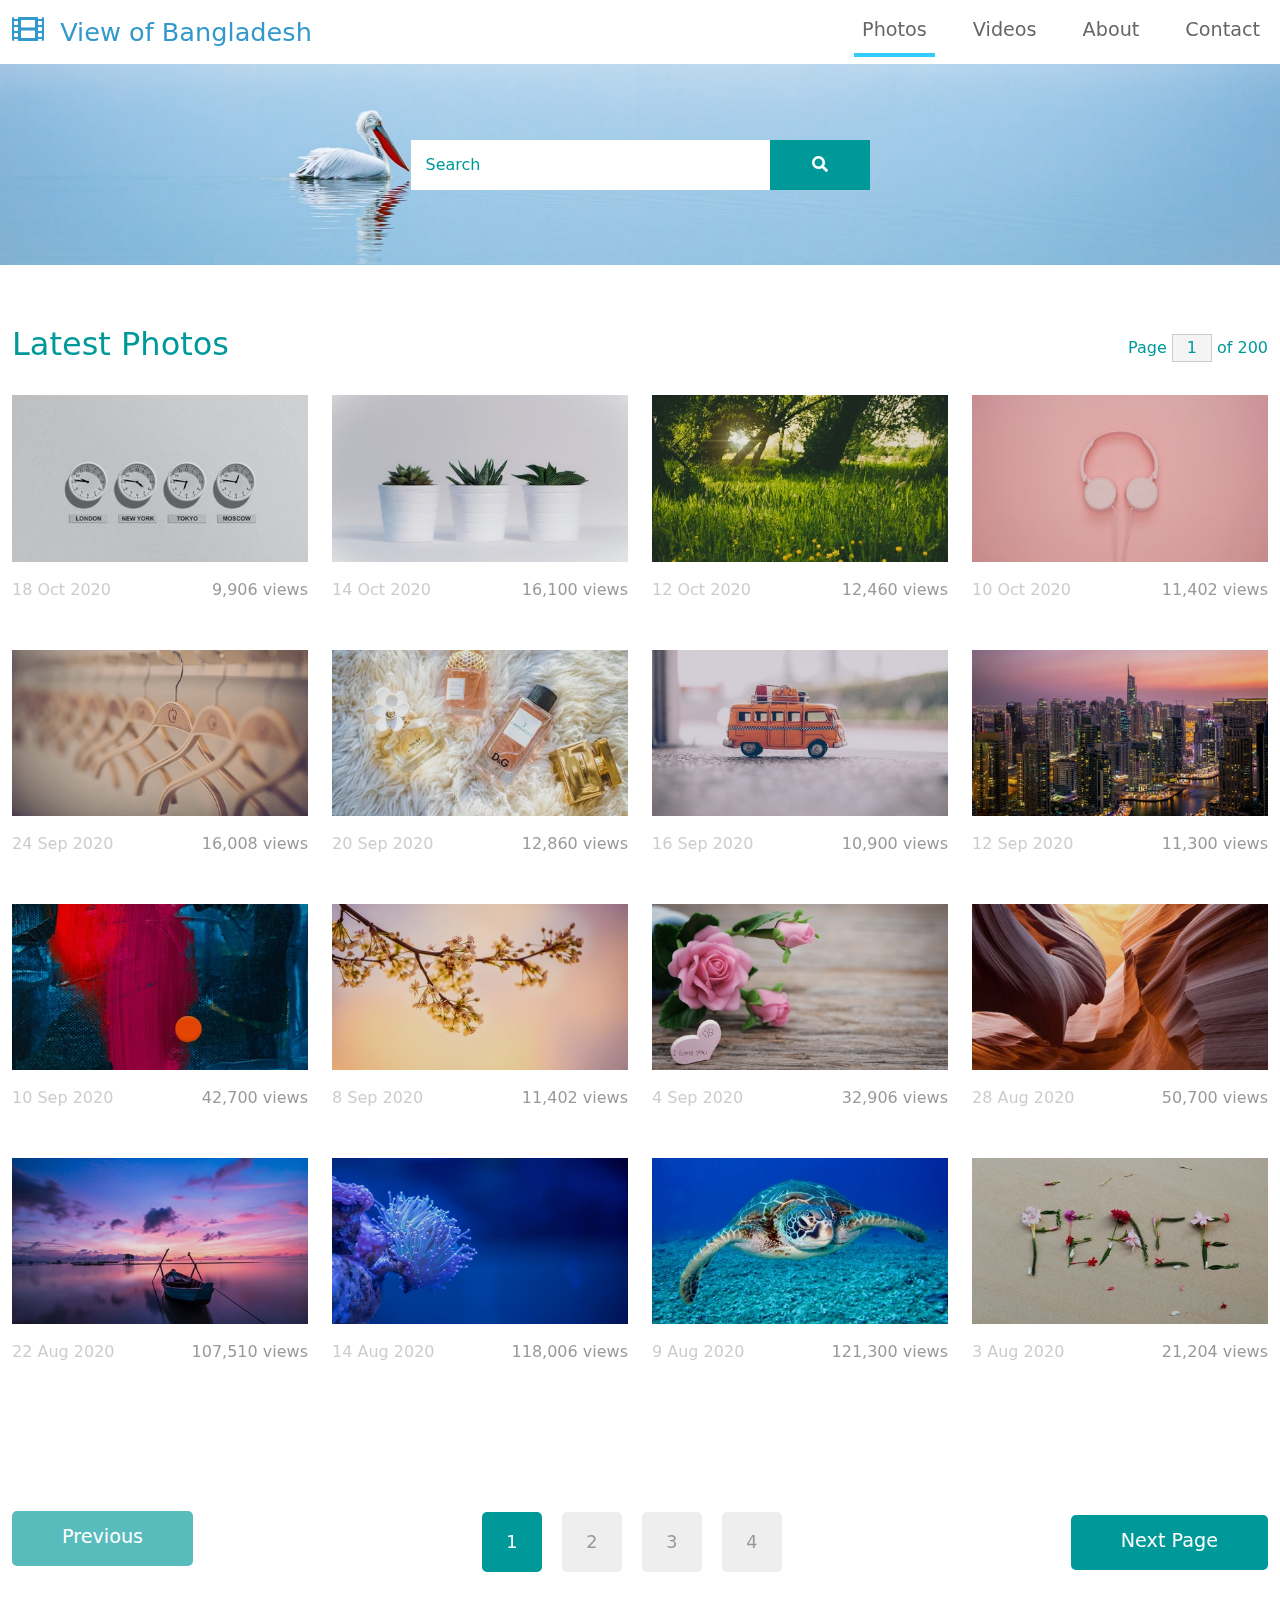
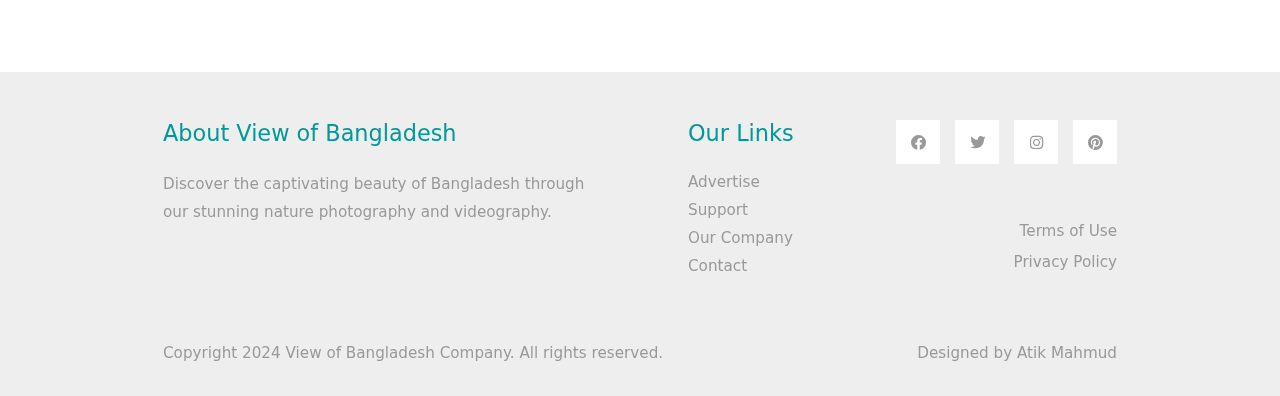
<file: index.html>
<!DOCTYPE html>
<html lang="en">
<head>
    <meta charset="UTF-8">
    <meta name="viewport" content="width=device-width, initial-scale=1.0">
    <title>Home - View of Bangladesh</title>
    <link rel="stylesheet" href="css/bootstrap.min.css">
    <link rel="stylesheet" href="fontawesome/css/all.min.css">
    <link rel="stylesheet" href="css/templatemo-style.css">
<!--
    
TemplateMo 556 View of Bangladesh

https://templatemo.com/tm-556-View of Bangladesh

-->
</head>
<body>
    <!-- Page Loader -->
    <div id="loader-wrapper">
        <div id="loader"></div>

        <div class="loader-section section-left"></div>
        <div class="loader-section section-right"></div>

    </div>
    <nav class="navbar navbar-expand-lg">
        <div class="container-fluid">
            <a class="navbar-brand" href="index.html">
                <i class="fas fa-film mr-2"></i>
                View of Bangladesh
            </a>
            <button class="navbar-toggler" type="button" data-toggle="collapse" data-target="#navbarSupportedContent" aria-controls="navbarSupportedContent" aria-expanded="false" aria-label="Toggle navigation">
                <i class="fas fa-bars"></i>
            </button>
            <div class="collapse navbar-collapse" id="navbarSupportedContent">
            <ul class="navbar-nav ml-auto mb-2 mb-lg-0">
                <li class="nav-item">
                    <a class="nav-link nav-link-1 active" aria-current="page" href="index.html">Photos</a>
                </li>
                <li class="nav-item">
                    <a class="nav-link nav-link-2" href="videos.html">Videos</a>
                </li>
                <li class="nav-item">
                    <a class="nav-link nav-link-3" href="about.html">About</a>
                </li>
                <li class="nav-item">
                    <a class="nav-link nav-link-4" href="contact.html">Contact</a>
                </li>
            </ul>
            </div>
        </div>
    </nav>

    <div class="tm-hero d-flex justify-content-center align-items-center" data-parallax="scroll" data-image-src="img/hero.jpg">
        <form class="d-flex tm-search-form">
            <input class="form-control tm-search-input" type="search" placeholder="Search" aria-label="Search">
            <button class="btn btn-outline-success tm-search-btn" type="submit">
                <i class="fas fa-search"></i>
            </button>
        </form>
    </div>

    <div class="container-fluid tm-container-content tm-mt-60">
        <div class="row mb-4">
            <h2 class="col-6 tm-text-primary">
                Latest Photos
            </h2>
            <div class="col-6 d-flex justify-content-end align-items-center">
                <form action="" class="tm-text-primary">
                    Page <input type="text" value="1" size="1" class="tm-input-paging tm-text-primary"> of 200
                </form>
            </div>
        </div>
        <div class="row tm-mb-90 tm-gallery">
        	<div class="col-xl-3 col-lg-4 col-md-6 col-sm-6 col-12 mb-5">
                <figure class="effect-ming tm-video-item">
                    <img src="img/img-03.jpg" alt="Image" class="img-fluid">
                    <figcaption class="d-flex align-items-center justify-content-center">
                        <h2>Clocks</h2>
                        <a href="photo-detail.html">View more</a>
                    </figcaption>                    
                </figure>
                <div class="d-flex justify-content-between tm-text-gray">
                    <span class="tm-text-gray-light">18 Oct 2020</span>
                    <span>9,906 views</span>
                </div>
            </div>
            <div class="col-xl-3 col-lg-4 col-md-6 col-sm-6 col-12 mb-5">
                <figure class="effect-ming tm-video-item">
                    <img src="img/img-04.jpg" alt="Image" class="img-fluid">
                    <figcaption class="d-flex align-items-center justify-content-center">
                        <h2>Plants</h2>
                        <a href="photo-detail.html">View more</a>
                    </figcaption>                    
                </figure>
                <div class="d-flex justify-content-between tm-text-gray">
                    <span class="tm-text-gray-light">14 Oct 2020</span>
                    <span>16,100 views</span>
                </div>
            </div>
            <div class="col-xl-3 col-lg-4 col-md-6 col-sm-6 col-12 mb-5">
                <figure class="effect-ming tm-video-item">
                    <img src="img/img-05.jpg" alt="Image" class="img-fluid">
                    <figcaption class="d-flex align-items-center justify-content-center">
                        <h2>Morning</h2>
                        <a href="photo-detail.html">View more</a>
                    </figcaption>                    
                </figure>
                <div class="d-flex justify-content-between tm-text-gray">
                    <span class="tm-text-gray-light">12 Oct 2020</span>
                    <span>12,460 views</span>
                </div>
            </div>
            <div class="col-xl-3 col-lg-4 col-md-6 col-sm-6 col-12 mb-5">
                <figure class="effect-ming tm-video-item">
                    <img src="img/img-06.jpg" alt="Image" class="img-fluid">
                    <figcaption class="d-flex align-items-center justify-content-center">
                        <h2>Pinky</h2>
                        <a href="photo-detail.html">View more</a>
                    </figcaption>                    
                </figure>
                <div class="d-flex justify-content-between tm-text-gray">
                    <span class="tm-text-gray-light">10 Oct 2020</span>
                    <span>11,402 views</span>
                </div>
            </div>
            
            <div class="col-xl-3 col-lg-4 col-md-6 col-sm-6 col-12 mb-5">
                <figure class="effect-ming tm-video-item">
                    <img src="img/img-01.jpg" alt="Image" class="img-fluid">
                    <figcaption class="d-flex align-items-center justify-content-center">
                        <h2>Hangers</h2>
                        <a href="photo-detail.html">View more</a>
                    </figcaption>                    
                </figure>
                <div class="d-flex justify-content-between tm-text-gray">
                    <span class="tm-text-gray-light">24 Sep 2020</span>
                    <span>16,008 views</span>
                </div>
            </div>
            <div class="col-xl-3 col-lg-4 col-md-6 col-sm-6 col-12 mb-5">
                <figure class="effect-ming tm-video-item">
                    <img src="img/img-02.jpg" alt="Image" class="img-fluid">
                    <figcaption class="d-flex align-items-center justify-content-center">
                        <h2>Perfumes</h2>
                        <a href="photo-detail.html">View more</a>
                    </figcaption>                    
                </figure>
                <div class="d-flex justify-content-between tm-text-gray">
                    <span class="tm-text-gray-light">20 Sep 2020</span>
                    <span>12,860 views</span>
                </div>
            </div>
            <div class="col-xl-3 col-lg-4 col-md-6 col-sm-6 col-12 mb-5">
                <figure class="effect-ming tm-video-item">
                    <img src="img/img-07.jpg" alt="Image" class="img-fluid">
                    <figcaption class="d-flex align-items-center justify-content-center">
                        <h2>Bus</h2>
                        <a href="photo-detail.html">View more</a>
                    </figcaption>                    
                </figure>
                <div class="d-flex justify-content-between tm-text-gray">
                    <span class="tm-text-gray-light">16 Sep 2020</span>
                    <span>10,900 views</span>
                </div>
            </div>
            <div class="col-xl-3 col-lg-4 col-md-6 col-sm-6 col-12 mb-5">
                <figure class="effect-ming tm-video-item">
                    <img src="img/img-08.jpg" alt="Image" class="img-fluid">
                    <figcaption class="d-flex align-items-center justify-content-center">
                        <h2>New York</h2>
                        <a href="photo-detail.html">View more</a>
                    </figcaption>                    
                </figure>
                <div class="d-flex justify-content-between tm-text-gray">
                    <span class="tm-text-gray-light">12 Sep 2020</span>
                    <span>11,300 views</span>
                </div>
            </div>
            <div class="col-xl-3 col-lg-4 col-md-6 col-sm-6 col-12 mb-5">
                <figure class="effect-ming tm-video-item">
                    <img src="img/img-09.jpg" alt="Image" class="img-fluid">
                    <figcaption class="d-flex align-items-center justify-content-center">
                        <h2>Abstract</h2>
                        <a href="photo-detail.html">View more</a>
                    </figcaption>                    
                </figure>
                <div class="d-flex justify-content-between tm-text-gray">
                    <span class="tm-text-gray-light">10 Sep 2020</span>
                    <span>42,700 views</span>
                </div>
            </div>
            <div class="col-xl-3 col-lg-4 col-md-6 col-sm-6 col-12 mb-5">
                <figure class="effect-ming tm-video-item">
                    <img src="img/img-10.jpg" alt="Image" class="img-fluid">
                    <figcaption class="d-flex align-items-center justify-content-center">
                        <h2>Flowers</h2>
                        <a href="photo-detail.html">View more</a>
                    </figcaption>                    
                </figure>
                <div class="d-flex justify-content-between tm-text-gray">
                    <span class="tm-text-gray-light">8 Sep 2020</span>
                    <span>11,402 views</span>
                </div>
            </div>
            <div class="col-xl-3 col-lg-4 col-md-6 col-sm-6 col-12 mb-5">
                <figure class="effect-ming tm-video-item">
                    <img src="img/img-11.jpg" alt="Image" class="img-fluid">
                    <figcaption class="d-flex align-items-center justify-content-center">
                        <h2>Rosy</h2>
                        <a href="photo-detail.html">View more</a>
                    </figcaption>                    
                </figure>
                <div class="d-flex justify-content-between tm-text-gray">
                    <span class="tm-text-gray-light">4 Sep 2020</span>
                    <span>32,906 views</span>
                </div>
            </div>
            <div class="col-xl-3 col-lg-4 col-md-6 col-sm-6 col-12 mb-5">
                <figure class="effect-ming tm-video-item">
                    <img src="img/img-12.jpg" alt="Image" class="img-fluid">
                    <figcaption class="d-flex align-items-center justify-content-center">
                        <h2>Rocki</h2>
                        <a href="photo-detail.html">View more</a>
                    </figcaption>                    
                </figure>
                <div class="d-flex justify-content-between tm-text-gray">
                    <span class="tm-text-gray-light">28 Aug 2020</span>
                    <span>50,700 views</span>
                </div>
            </div>
            <div class="col-xl-3 col-lg-4 col-md-6 col-sm-6 col-12 mb-5">
                <figure class="effect-ming tm-video-item">
                    <img src="img/img-13.jpg" alt="Image" class="img-fluid">
                    <figcaption class="d-flex align-items-center justify-content-center">
                        <h2>Purple</h2>
                        <a href="photo-detail.html">View more</a>
                    </figcaption>                    
                </figure>
                <div class="d-flex justify-content-between tm-text-gray">
                    <span class="tm-text-gray-light">22 Aug 2020</span>
                    <span>107,510 views</span>
                </div>
            </div>
            <div class="col-xl-3 col-lg-4 col-md-6 col-sm-6 col-12 mb-5">
                <figure class="effect-ming tm-video-item">
                    <img src="img/img-14.jpg" alt="Image" class="img-fluid">
                    <figcaption class="d-flex align-items-center justify-content-center">
                        <h2>Sea</h2>
                        <a href="photo-detail.html">View more</a>
                    </figcaption>                    
                </figure>
                <div class="d-flex justify-content-between tm-text-gray">
                    <span class="tm-text-gray-light">14 Aug 2020</span>
                    <span>118,006 views</span>
                </div>
            </div>
            <div class="col-xl-3 col-lg-4 col-md-6 col-sm-6 col-12 mb-5">
                <figure class="effect-ming tm-video-item">
                    <img src="img/img-15.jpg" alt="Image" class="img-fluid">
                    <figcaption class="d-flex align-items-center justify-content-center">
                        <h2>Turtle</h2>
                        <a href="photo-detail.html">View more</a>
                    </figcaption>                    
                </figure>
                <div class="d-flex justify-content-between tm-text-gray">
                    <span class="tm-text-gray-light">9 Aug 2020</span>
                    <span>121,300 views</span>
                </div>
            </div>
            <div class="col-xl-3 col-lg-4 col-md-6 col-sm-6 col-12 mb-5">
                <figure class="effect-ming tm-video-item">
                    <img src="img/img-16.jpg" alt="Image" class="img-fluid">
                    <figcaption class="d-flex align-items-center justify-content-center">
                        <h2>Peace</h2>
                        <a href="photo-detail.html">View more</a>
                    </figcaption>                    
                </figure>
                <div class="d-flex justify-content-between tm-text-gray">
                    <span class="tm-text-gray-light">3 Aug 2020</span>
                    <span>21,204 views</span>
                </div>
            </div>         
        </div> <!-- row -->
        <div class="row tm-mb-90">
            <div class="col-12 d-flex justify-content-between align-items-center tm-paging-col">
                <a href="javascript:void(0);" class="btn btn-primary tm-btn-prev mb-2 disabled">Previous</a>
                <div class="tm-paging d-flex">
                    <a href="javascript:void(0);" class="active tm-paging-link">1</a>
                    <a href="javascript:void(0);" class="tm-paging-link">2</a>
                    <a href="javascript:void(0);" class="tm-paging-link">3</a>
                    <a href="javascript:void(0);" class="tm-paging-link">4</a>
                </div>
                <a href="javascript:void(0);" class="btn btn-primary tm-btn-next">Next Page</a>
            </div>            
        </div>
    </div> <!-- container-fluid, tm-container-content -->

    <footer class="tm-bg-gray pt-5 pb-3 tm-text-gray tm-footer">
        <div class="container-fluid tm-container-small">
            <div class="row">
                <div class="col-lg-6 col-md-12 col-12 px-5 mb-5">
                    <h3 class="tm-text-primary mb-4 tm-footer-title">About View of Bangladesh</h3>
                    <p>Discover the captivating beauty of Bangladesh through our stunning nature photography and videography.</p>
                </div>
                <div class="col-lg-3 col-md-6 col-sm-6 col-12 px-5 mb-5">
                    <h3 class="tm-text-primary mb-4 tm-footer-title">Our Links</h3>
                    <ul class="tm-footer-links pl-0">
                        <li><a href="#">Advertise</a></li>
                        <li><a href="#">Support</a></li>
                        <li><a href="#">Our Company</a></li>
                        <li><a href="#">Contact</a></li>
                    </ul>
                </div>
                <div class="col-lg-3 col-md-6 col-sm-6 col-12 px-5 mb-5">
                    <ul class="tm-social-links d-flex justify-content-end pl-0 mb-5">
                        <li class="mb-2"><a href="https://facebook.com"><i class="fab fa-facebook"></i></a></li>
                        <li class="mb-2"><a href="https://twitter.com"><i class="fab fa-twitter"></i></a></li>
                        <li class="mb-2"><a href="https://instagram.com"><i class="fab fa-instagram"></i></a></li>
                        <li class="mb-2"><a href="https://pinterest.com"><i class="fab fa-pinterest"></i></a></li>
                    </ul>
                    <a href="#" class="tm-text-gray text-right d-block mb-2">Terms of Use</a>
                    <a href="#" class="tm-text-gray text-right d-block">Privacy Policy</a>
                </div>
            </div>
            <div class="row">
                <div class="col-lg-8 col-md-7 col-12 px-5 mb-3">
                    Copyright 2024 View of Bangladesh Company. All rights reserved.
                </div>
                <div class="col-lg-4 col-md-5 col-12 px-5 text-right">
                    Designed by <a href="https://atiikmahmud.github.io/" class="tm-text-gray" rel="sponsored" target="_parent">Atik Mahmud</a>
                </div>
            </div>
        </div>
    </footer>
    
    <script src="js/plugins.js"></script>
    <script>
        $(window).on("load", function() {
            $('body').addClass('loaded');
        });
    </script>
</body>
</html>
</file>
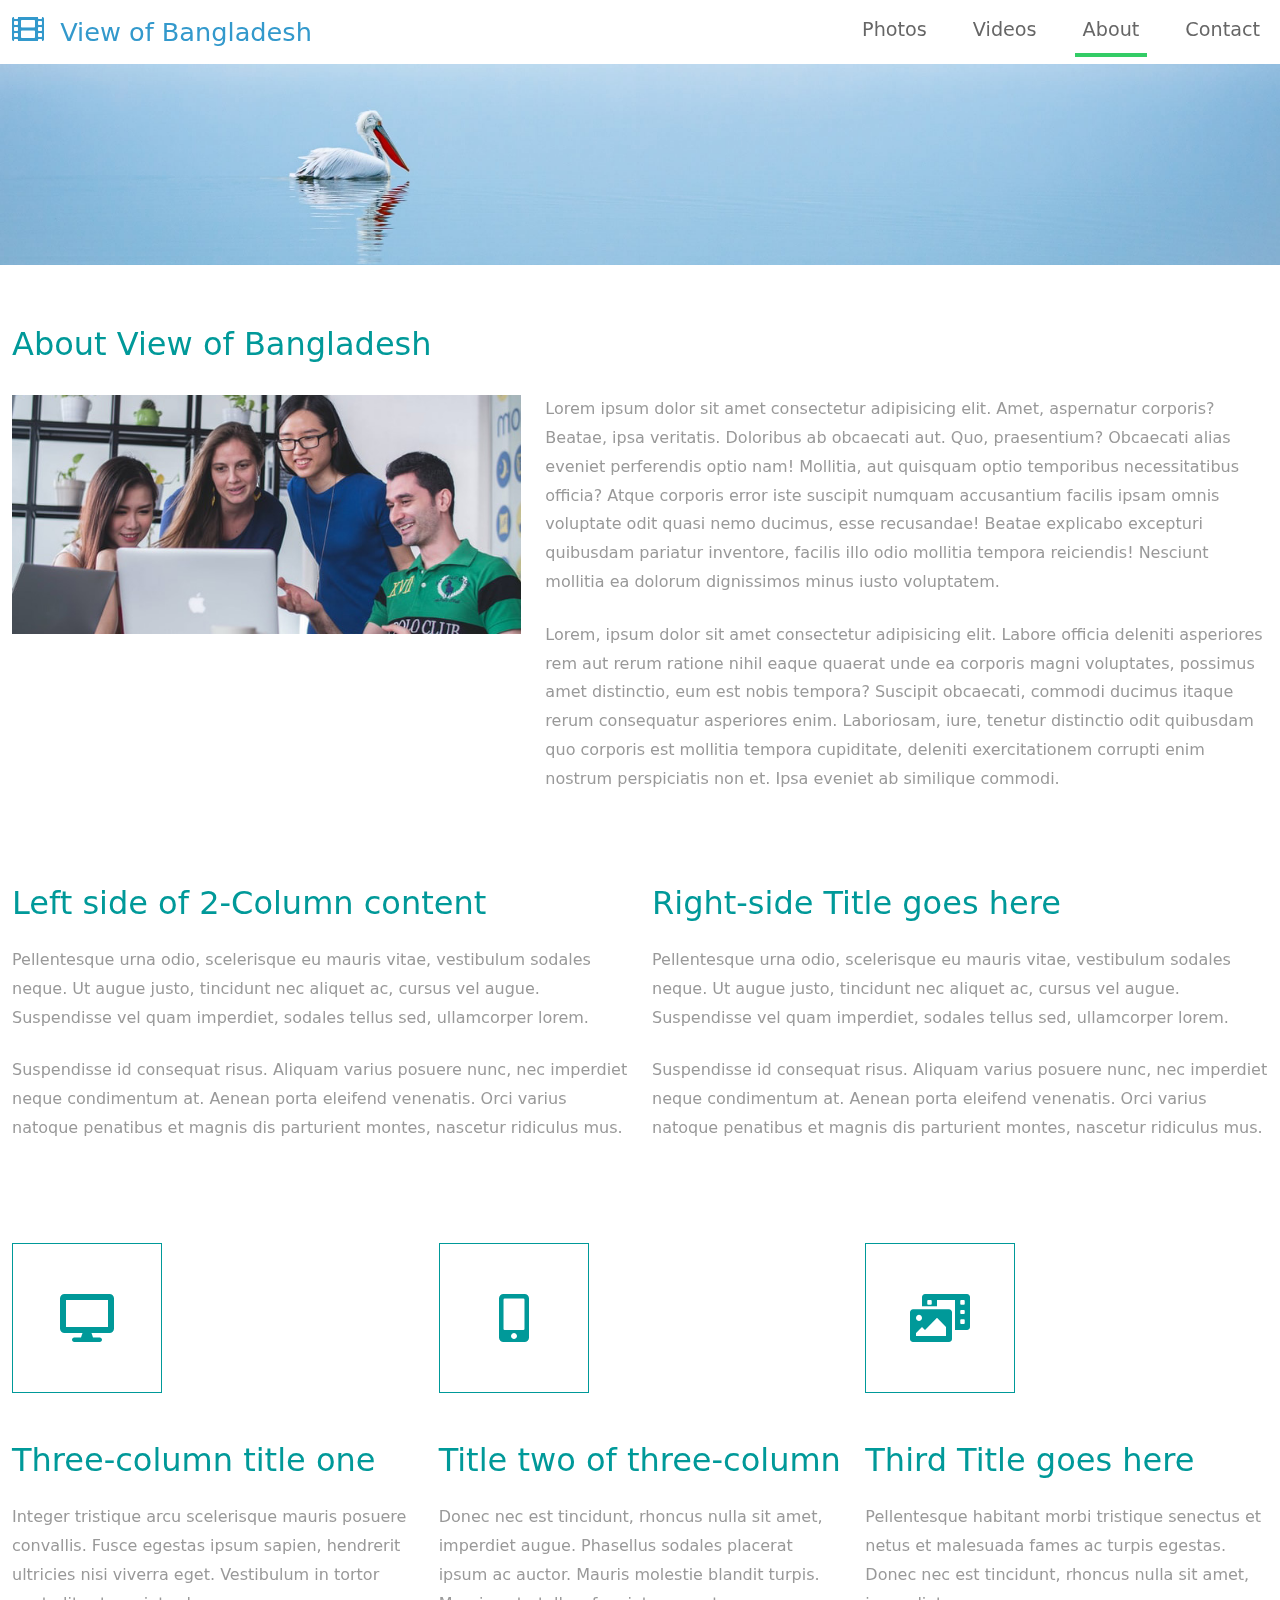
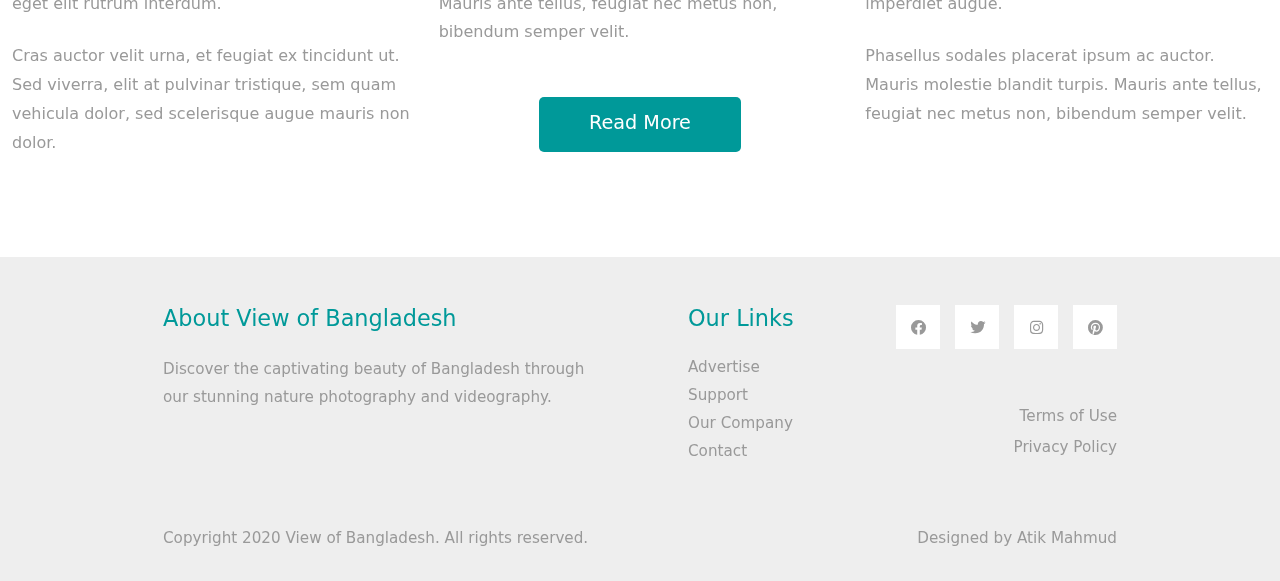
<file: about.html>
<!DOCTYPE html>
<html lang="en">
<head>
    <meta charset="UTF-8">
    <meta name="viewport" content="width=device-width, initial-scale=1.0">
    <title>About - View of Bangladesh About page</title>
    <link rel="stylesheet" href="css/bootstrap.min.css">
    <link rel="stylesheet" href="fontawesome/css/all.min.css">
    <link rel="stylesheet" href="css/templatemo-style.css">
<!--
    
TemplateMo 556 View of Bangladesh

https://templatemo.com/tm-556-View of Bangladesh

-->
</head>
<body>
    <!-- Page Loader -->
    <div id="loader-wrapper">
        <div id="loader"></div>

        <div class="loader-section section-left"></div>
        <div class="loader-section section-right"></div>

    </div>
    <nav class="navbar navbar-expand-lg">
        <div class="container-fluid">
            <a class="navbar-brand" href="index.html">
                <i class="fas fa-film mr-2"></i>
                View of Bangladesh
            </a>
            <button class="navbar-toggler" type="button" data-toggle="collapse" data-target="#navbarSupportedContent" aria-controls="navbarSupportedContent" aria-expanded="false" aria-label="Toggle navigation">
                <i class="fas fa-bars"></i>
            </button>
            <div class="collapse navbar-collapse" id="navbarSupportedContent">
            <ul class="navbar-nav ml-auto mb-2 mb-lg-0">
                <li class="nav-item">
                    <a class="nav-link nav-link-1" href="index.html">Photos</a>
                </li>
                <li class="nav-item">
                    <a class="nav-link nav-link-2" href="videos.html">Videos</a>
                </li>
                <li class="nav-item">
                    <a class="nav-link nav-link-3 active" aria-current="page" href="about.html">About</a>
                </li>
                <li class="nav-item">
                    <a class="nav-link nav-link-4" href="contact.html">Contact</a>
                </li>
            </ul>
            </div>
        </div>
    </nav>

    <div class="tm-hero d-flex justify-content-center align-items-center" data-parallax="scroll" data-image-src="img/hero.jpg"></div>

    <div class="container-fluid tm-mt-60">
        <div class="row mb-4">
            <h2 class="col-12 tm-text-primary">
                About View of Bangladesh
            </h2>
        </div>
        <div class="row tm-mb-74 tm-row-1640">            
            <div class="col-lg-5 col-md-6 col-12 mb-3">
                <img src="img/about.jpg" alt="Image" class="img-fluid">
            </div>
            <div class="col-lg-7 col-md-6 col-12">
                <div class="tm-about-img-text">
                    <p class="mb-4">Lorem ipsum dolor sit amet consectetur adipisicing elit. Amet, aspernatur corporis? Beatae, ipsa veritatis. Doloribus ab obcaecati aut. Quo, praesentium? Obcaecati alias eveniet perferendis optio nam! Mollitia, aut quisquam optio temporibus necessitatibus officia? Atque corporis error iste suscipit numquam accusantium facilis ipsam omnis voluptate odit quasi nemo ducimus, esse recusandae! Beatae explicabo excepturi quibusdam pariatur inventore, facilis illo odio mollitia tempora reiciendis! Nesciunt mollitia ea dolorum dignissimos minus iusto voluptatem.</p>

                    <p>Lorem, ipsum dolor sit amet consectetur adipisicing elit. Labore officia deleniti asperiores rem aut rerum ratione nihil eaque quaerat unde ea corporis magni voluptates, possimus amet distinctio, eum est nobis tempora? Suscipit obcaecati, commodi ducimus itaque rerum consequatur asperiores enim. Laboriosam, iure, tenetur distinctio odit quibusdam quo corporis est mollitia tempora cupiditate, deleniti exercitationem corrupti enim nostrum perspiciatis non et. Ipsa eveniet ab similique commodi.</p>
                </div>                
            </div>
        </div>
        <div class="row tm-mb-50">
            <div class="col-md-6 col-12">
                <div class="tm-about-2-col">
                    <h2 class="tm-text-primary mb-4">
                        Left side of 2-Column content
                    </h2>
                    <p class="mb-4">
                        Pellentesque urna odio, scelerisque eu mauris vitae, vestibulum sodales neque. Ut augue justo, tincidunt nec aliquet ac, cursus vel augue. Suspendisse vel quam imperdiet, sodales tellus sed, ullamcorper lorem.
                    </p>
                    <p>
                        Suspendisse id consequat risus. Aliquam varius posuere nunc, nec imperdiet neque condimentum at. Aenean porta eleifend venenatis. Orci varius natoque penatibus et magnis dis parturient montes, nascetur ridiculus mus.
                    </p>
                </div>                
            </div> 
            <div class="col-md-6 col-12">
                <div class="tm-about-2-col">
                    <h2 class="tm-text-primary mb-4">
                        Right-side Title goes here
                    </h2>
                    <p class="mb-4">
                        Pellentesque urna odio, scelerisque eu mauris vitae, vestibulum sodales neque. Ut augue justo, tincidunt nec aliquet ac, cursus vel augue. Suspendisse vel quam imperdiet, sodales tellus sed, ullamcorper lorem.
                    </p>
                    <p>
                        Suspendisse id consequat risus. Aliquam varius posuere nunc, nec imperdiet neque condimentum at. Aenean porta eleifend venenatis. Orci varius natoque penatibus et magnis dis parturient montes, nascetur ridiculus mus.
                    </p>
                </div>                
            </div>     
        </div> <!-- row -->
        <div class="row tm-mb-50">
            <div class="col-md-4 col-12">
                <div class="tm-about-3-col">
                    <div class="tm-about-icon-container mb-5">
                        <i class="fas fa-desktop fa-3x tm-text-primary"></i>
                    </div>                
                    <h2 class="tm-text-primary mb-4">Three-column title one</h2>
                    <p class="mb-4">Integer tristique arcu scelerisque mauris posuere convallis. Fusce egestas ipsum sapien, hendrerit ultricies nisi viverra eget. Vestibulum in tortor eget elit rutrum interdum. </p>
                    <p>Cras auctor velit urna, et feugiat ex tincidunt ut. Sed viverra, elit at pulvinar tristique, sem quam vehicula dolor, sed scelerisque augue mauris non dolor.</p>
                </div>                
            </div>
            <div class="col-md-4 col-12">
                <div class="tm-about-3-col">
                    <div class="tm-about-icon-container mb-5">
                        <i class="fas fa-mobile-alt fa-3x tm-text-primary"></i>
                    </div>                
                    <h2 class="tm-text-primary mb-4">Title two of three-column</h2>
                    <p class="tm-mb-50">Donec nec est tincidunt, rhoncus nulla sit amet, imperdiet augue. Phasellus sodales placerat ipsum ac auctor. Mauris molestie blandit turpis. Mauris ante tellus, feugiat nec metus non, bibendum semper velit.</p>                
                    <div class="text-center">
                        <a href="#" class="btn btn-primary">Read More</a>
                    </div>
                </div>                
            </div>
            <div class="col-md-4 col-12">
                <div class="tm-about-3-col">
                    <div class="tm-about-icon-container mb-5">
                        <i class="fas fa-photo-video fa-3x tm-text-primary"></i>
                    </div>                
                    <h2 class="tm-text-primary mb-4">Third Title goes here</h2>
                    <p class="mb-4">Pellentesque habitant morbi tristique senectus et netus et malesuada fames ac turpis egestas. Donec nec est tincidunt, rhoncus nulla sit amet, imperdiet augue. </p>
                    <p>Phasellus sodales placerat ipsum ac auctor. Mauris molestie blandit turpis. Mauris ante tellus, feugiat nec metus non, bibendum semper velit.</p>
                </div>                
            </div>
        </div>
    </div> <!-- container-fluid, tm-container-content -->

    <footer class="tm-bg-gray pt-5 pb-3 tm-text-gray tm-footer">
        <div class="container-fluid tm-container-small">
            <div class="row">
                <div class="col-lg-6 col-md-12 col-12 px-5 mb-5">
                    <h3 class="tm-text-primary mb-4 tm-footer-title">About View of Bangladesh</h3>
                    <p>Discover the captivating beauty of Bangladesh through our stunning nature photography and videography.</p>
                </div>
                <div class="col-lg-3 col-md-6 col-sm-6 col-12 px-5 mb-5">
                    <h3 class="tm-text-primary mb-4 tm-footer-title">Our Links</h3>
                    <ul class="tm-footer-links pl-0">
                        <li><a href="#">Advertise</a></li>
                        <li><a href="#">Support</a></li>
                        <li><a href="#">Our Company</a></li>
                        <li><a href="#">Contact</a></li>
                    </ul>
                </div>
                <div class="col-lg-3 col-md-6 col-sm-6 col-12 px-5 mb-5">
                    <ul class="tm-social-links d-flex justify-content-end pl-0 mb-5">
                        <li class="mb-2"><a href="https://facebook.com/atiikmahmud"><i class="fab fa-facebook"></i></a></li>
                        <li class="mb-2"><a href="https://twitter.com"><i class="fab fa-twitter"></i></a></li>
                        <li class="mb-2"><a href="https://instagram.com"><i class="fab fa-instagram"></i></a></li>
                        <li class="mb-2"><a href="https://pinterest.com"><i class="fab fa-pinterest"></i></a></li>
                    </ul>
                    <a href="#" class="tm-text-gray text-right d-block mb-2">Terms of Use</a>
                    <a href="#" class="tm-text-gray text-right d-block">Privacy Policy</a>
                </div>
            </div>
            <div class="row">
                <div class="col-lg-8 col-md-7 col-12 px-5 mb-3">
                    Copyright 2020 View of Bangladesh. All rights reserved.
                </div>
                <div class="col-lg-4 col-md-5 col-12 px-5 text-right">
                    Designed by <a href="https://atiikmahmud.github.io/" class="tm-text-gray" rel="sponsored" target="_parent">Atik Mahmud</a>
                </div>
            </div>
        </div>
    </footer>
    
    <script src="js/plugins.js"></script>
    <script>
        $(window).on("load", function() {
            $('body').addClass('loaded');
        });
    </script>
</body>
</html>
</file>
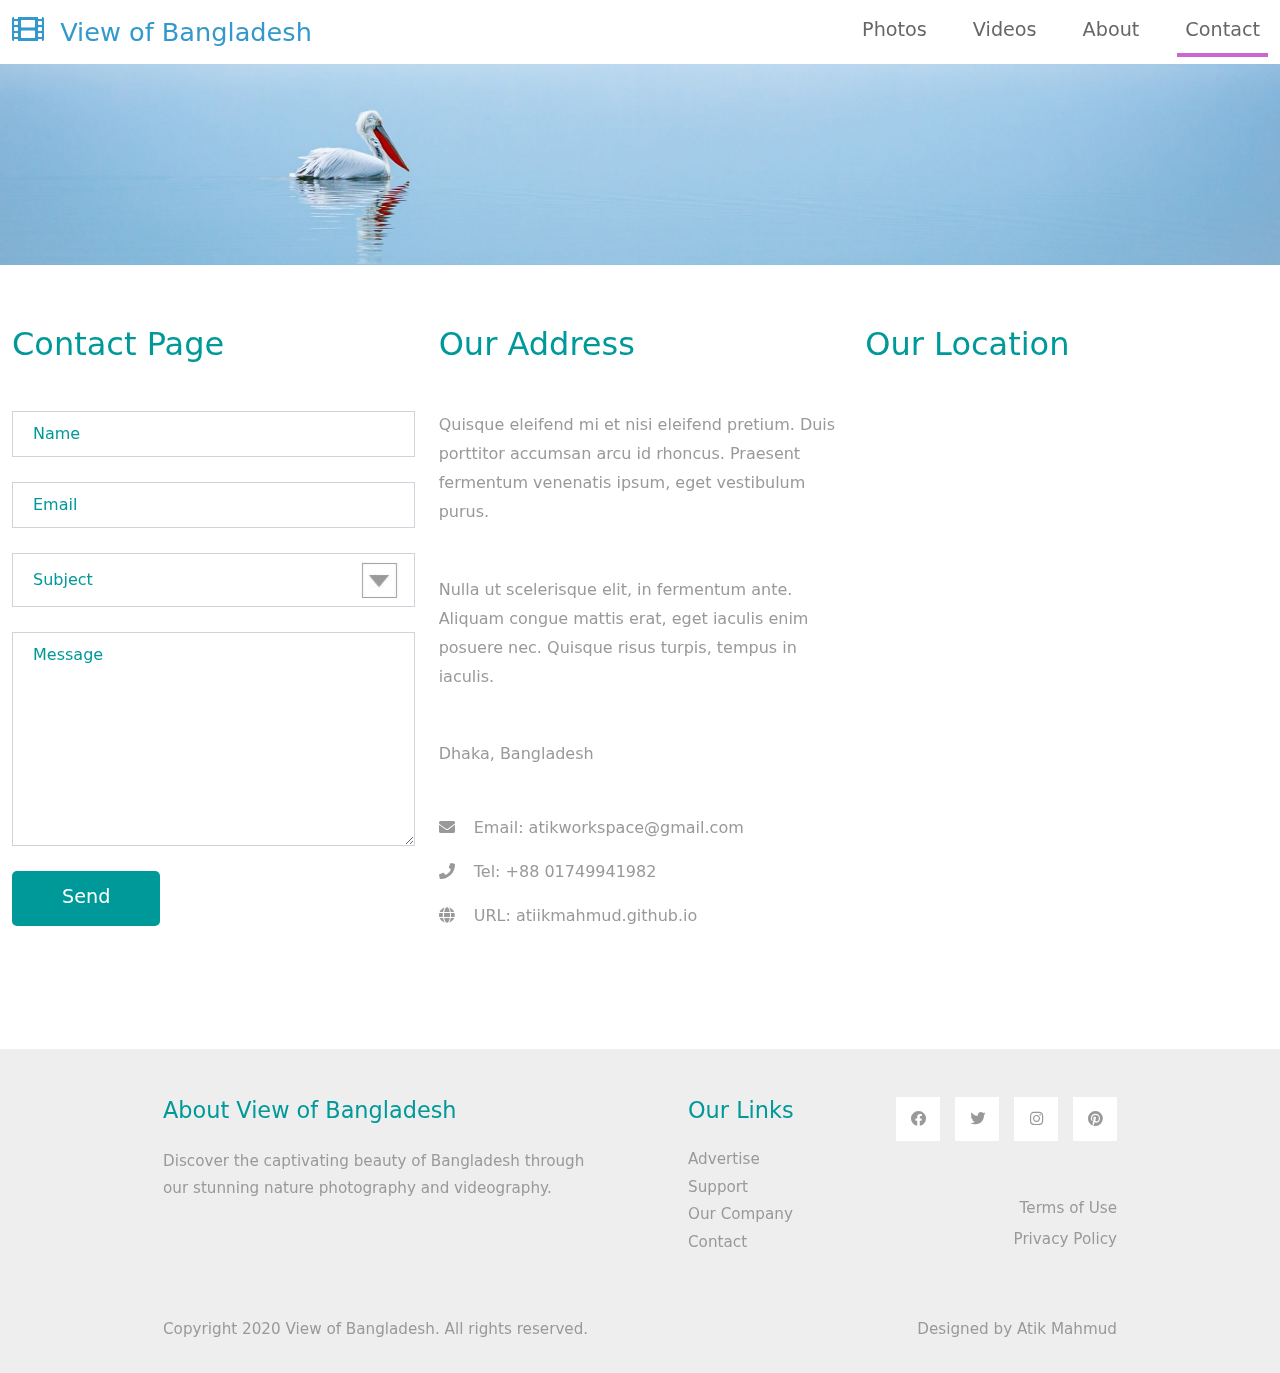
<file: contact.html>
<!DOCTYPE html>
<html lang="en">
<head>
    <meta charset="UTF-8">
    <meta name="viewport" content="width=device-width, initial-scale=1.0">
    <title>Contact - View of Bangladesh Contact page</title>
    <link rel="stylesheet" href="css/bootstrap.min.css">
    <link rel="stylesheet" href="fontawesome/css/all.min.css">
    <link rel="stylesheet" href="css/templatemo-style.css">
<!--
    
TemplateMo 556 View of Bangladesh

https://templatemo.com/tm-556-View of Bangladesh

-->
</head>
<body>
    <!-- Page Loader -->
    <div id="loader-wrapper">
        <div id="loader"></div>

        <div class="loader-section section-left"></div>
        <div class="loader-section section-right"></div>

    </div>
    <nav class="navbar navbar-expand-lg">
        <div class="container-fluid">
            <a class="navbar-brand" href="index.html">
                <i class="fas fa-film mr-2"></i>
                View of Bangladesh
            </a>
            <button class="navbar-toggler" type="button" data-toggle="collapse" data-target="#navbarSupportedContent" aria-controls="navbarSupportedContent" aria-expanded="false" aria-label="Toggle navigation">
                <i class="fas fa-bars"></i>
            </button>
            <div class="collapse navbar-collapse" id="navbarSupportedContent">
            <ul class="navbar-nav ml-auto mb-2 mb-lg-0">
                <li class="nav-item">
                    <a class="nav-link nav-link-1" href="index.html">Photos</a>
                </li>
                <li class="nav-item">
                    <a class="nav-link nav-link-2" href="videos.html">Videos</a>
                </li>
                <li class="nav-item">
                    <a class="nav-link nav-link-3" href="about.html">About</a>
                </li>
                <li class="nav-item">
                    <a class="nav-link nav-link-4 active" aria-current="page" href="contact.html">Contact</a>
                </li>
            </ul>
            </div>
        </div>
    </nav>

    <div class="tm-hero d-flex justify-content-center align-items-center" data-parallax="scroll" data-image-src="img/hero.jpg"></div>

    <div class="container-fluid tm-mt-60">
        <div class="row tm-mb-50">
            <div class="col-lg-4 col-12 mb-5">
                <h2 class="tm-text-primary mb-5">Contact Page</h2>
                <form id="contact-form" action="" method="POST" class="tm-contact-form mx-auto">
                    <div class="form-group">
                        <input type="text" name="name" class="form-control rounded-0" placeholder="Name" required />
                    </div>
                    <div class="form-group">
                        <input type="email" name="email" class="form-control rounded-0" placeholder="Email" required />
                    </div>
                    <div class="form-group">
                        <select class="form-control" id="contact-select" name="inquiry">
                            <option value="-">Subject</option>
                            <option value="sales">Sales &amp; Marketing</option>
                            <option value="creative">Creative Design</option>
                            <option value="uiux">UI / UX</option>
                        </select>
                    </div>
                    <div class="form-group">
                        <textarea rows="8" name="message" class="form-control rounded-0" placeholder="Message" required=></textarea>
                    </div>

                    <div class="form-group tm-text-right">
                        <button type="submit" class="btn btn-primary">Send</button>
                    </div>
                </form>                
            </div>
            <div class="col-lg-4 col-12 mb-5">
                <div class="tm-address-col">
                    <h2 class="tm-text-primary mb-5">Our Address</h2>
                    <p class="tm-mb-50">Quisque eleifend mi et nisi eleifend pretium. Duis porttitor accumsan arcu id rhoncus. Praesent fermentum venenatis ipsum, eget vestibulum purus. </p>
                    <p class="tm-mb-50">Nulla ut scelerisque elit, in fermentum ante. Aliquam congue mattis erat, eget iaculis enim posuere nec. Quisque risus turpis, tempus in iaculis.</p>
                    <address class="tm-text-gray tm-mb-50">
                        Dhaka, Bangladesh
                    </address>
                    <ul class="tm-contacts">
                        <li>
                            <a href="#" class="tm-text-gray">
                                <i class="fas fa-envelope"></i>
                                Email: atikworkspace@gmail.com
                            </a>
                        </li>
                        <li>
                            <a href="#" class="tm-text-gray">
                                <i class="fas fa-phone"></i>
                                Tel: +88 01749941982
                            </a>
                        </li>
                        <li>
                            <a href="#" class="tm-text-gray">
                                <i class="fas fa-globe"></i>
                                URL: atiikmahmud.github.io
                            </a>
                        </li>
                    </ul>
                </div>                
            </div>
            <div class="col-lg-4 col-12">
                <h2 class="tm-text-primary mb-5">Our Location</h2>
                <!-- Map -->
                <div class="mapouter mb-4">
                    <div class="gmap-canvas">
                        <iframe src="https://www.google.com/maps/embed?pb=!1m18!1m12!1m3!1d233667.49930886732!2d90.25487738629256!3d23.781067235306537!2m3!1f0!2f0!3f0!3m2!1i1024!2i768!4f13.1!3m3!1m2!1s0x3755b8b087026b81%3A0x8fa563bbdd5904c2!2sDhaka!5e0!3m2!1sen!2sbd!4v1729573591848!5m2!1sen!2sbd" width="600" height="450" style="border:0;" allowfullscreen="" loading="lazy" referrerpolicy="no-referrer-when-downgrade"></iframe>
                    </div>
                </div>               
            </div>
        </div>
        <!-- <div class="row tm-mb-74 tm-people-row">
            <div class="col-lg-3 col-md-6 col-sm-6 col-12 mb-5">
                <img src="img/people-1.jpg" alt="Image" class="mb-4 img-fluid">
                <h2 class="tm-text-primary mb-4">Ryan White</h2>
                <h3 class="tm-text-secondary h5 mb-4">Chief Executive Officer</h3>
                <p class="mb-4">
                    Mauris ante tellus, feugiat nec metus non, bibendum semper velit. Praesent laoreet urna id tristique fermentum. Morbi venenatis dui quis diam mollis pellentesque.
                </p>
                <ul class="tm-social pl-0 mb-0">
                    <li><a href="https://facebook.com"><i class="fab fa-facebook"></i></a></li>
                    <li><a href="https://twitter.com"><i class="fab fa-twitter"></i></a></li>
                    <li><a href="https://linkedin.com"><i class="fab fa-linkedin"></i></a></li>
                </ul>
            </div>
            <div class="col-lg-3 col-md-6 col-sm-6 col-12 mb-5">
                <img src="img/people-2.jpg" alt="Image" class="mb-4 img-fluid">
                <h2 class="tm-text-primary mb-4">Catherine Pinky</h2>
                <h3 class="tm-text-secondary h5 mb-4">Chief Marketing Officer</h3>
                <p class="mb-4">
                    Sed faucibus nec velit finibus accumsan. Sed varius augue et leo pharetra, in varius lacus eleifend. Quisque ut eleifend lacus.
                </p>
                <ul class="tm-social pl-0 mb-0">
                    <li><a href="https://facebook.com"><i class="fab fa-facebook"></i></a></li>
                    <li><a href="https://twitter.com"><i class="fab fa-twitter"></i></a></li>
                    <li><a href="https://linkedin.com"><i class="fab fa-linkedin"></i></a></li>
                </ul>
            </div>
            <div class="col-lg-3 col-md-6 col-sm-6 col-12 mb-5">
                <img src="img/people-3.jpg" alt="Image" class="mb-4 img-fluid">
                <h2 class="tm-text-primary mb-4">Johnny Brief</h2>
                <h3 class="tm-text-secondary h5 mb-4">Accounting Executive</h3>
                <p class="mb-4">
                    Sed faucibus nec velit finibus accumsan. Sed varius augue et leo pharetra, in varius lacus eleifend. Quisque ut eleifend lacus.
                </p>
                <ul class="tm-social pl-0 mb-0">
                    <li><a href="https://facebook.com"><i class="fab fa-facebook"></i></a></li>
                    <li><a href="https://twitter.com"><i class="fab fa-twitter"></i></a></li>
                    <li><a href="https://linkedin.com"><i class="fab fa-linkedin"></i></a></li>
                </ul>
            </div>
            <div class="col-lg-3 col-md-6 col-sm-6 col-12 mb-5">
                <img src="img/people-4.jpg" alt="Image" class="mb-4 img-fluid">
                <h2 class="tm-text-primary mb-4">George Nelson</h2>
                <h3 class="tm-text-secondary h5 mb-4">Creative Art Director #C69</h3>
                <p class="mb-4">
                    Nunc convallis facilisis congue. Curabitur gravida rutrum justo sed pulvinar. Pellentesque ac ante in erat bibendum dignissim.
                </p>
                <ul class="tm-social pl-0 mb-0">
                    <li><a href="https://facebook.com"><i class="fab fa-facebook"></i></a></li>
                    <li><a href="https://twitter.com"><i class="fab fa-twitter"></i></a></li>
                    <li><a href="https://linkedin.com"><i class="fab fa-linkedin"></i></a></li>
                </ul>
            </div>
        </div> -->
    </div> <!-- container-fluid, tm-container-content -->

    <footer class="tm-bg-gray pt-5 pb-3 tm-text-gray tm-footer">
        <div class="container-fluid tm-container-small">
            <div class="row">
                <div class="col-lg-6 col-md-12 col-12 px-5 mb-5">
                    <h3 class="tm-text-primary mb-4 tm-footer-title">About View of Bangladesh</h3>
                    <p>Discover the captivating beauty of Bangladesh through our stunning nature photography and videography.</p>
                </div>
                <div class="col-lg-3 col-md-6 col-sm-6 col-12 px-5 mb-5">
                    <h3 class="tm-text-primary mb-4 tm-footer-title">Our Links</h3>
                    <ul class="tm-footer-links pl-0">
                        <li><a href="#">Advertise</a></li>
                        <li><a href="#">Support</a></li>
                        <li><a href="#">Our Company</a></li>
                        <li><a href="#">Contact</a></li>
                    </ul>
                </div>
                <div class="col-lg-3 col-md-6 col-sm-6 col-12 px-5 mb-5">
                    <ul class="tm-social-links d-flex justify-content-end pl-0 mb-5">
                        <li class="mb-2"><a href="https://www.facebook.com/atiikmahmud"><i class="fab fa-facebook"></i></a></li>
                        <li class="mb-2"><a href="https://twitter.com"><i class="fab fa-twitter"></i></a></li>
                        <li class="mb-2"><a href="https://instagram.com"><i class="fab fa-instagram"></i></a></li>
                        <li class="mb-2"><a href="https://pinterest.com"><i class="fab fa-pinterest"></i></a></li>
                    </ul>
                    <a href="#" class="tm-text-gray text-right d-block mb-2">Terms of Use</a>
                    <a href="#" class="tm-text-gray text-right d-block">Privacy Policy</a>
                </div>
            </div>
            <div class="row">
                <div class="col-lg-8 col-md-7 col-12 px-5 mb-3">
                    Copyright 2020 View of Bangladesh. All rights reserved.
                </div>
                <div class="col-lg-4 col-md-5 col-12 px-5 text-right">
                    Designed by <a href="https://atiikmahmud.github.io/" class="tm-text-gray" rel="sponsored" target="_parent">Atik Mahmud</a>
                </div>
            </div>
        </div>
    </footer>
    
    <script src="js/plugins.js"></script>
    <script>
        $(window).on("load", function() {
            $('body').addClass('loaded');
        });
    </script>
</body>
</html>
</file>
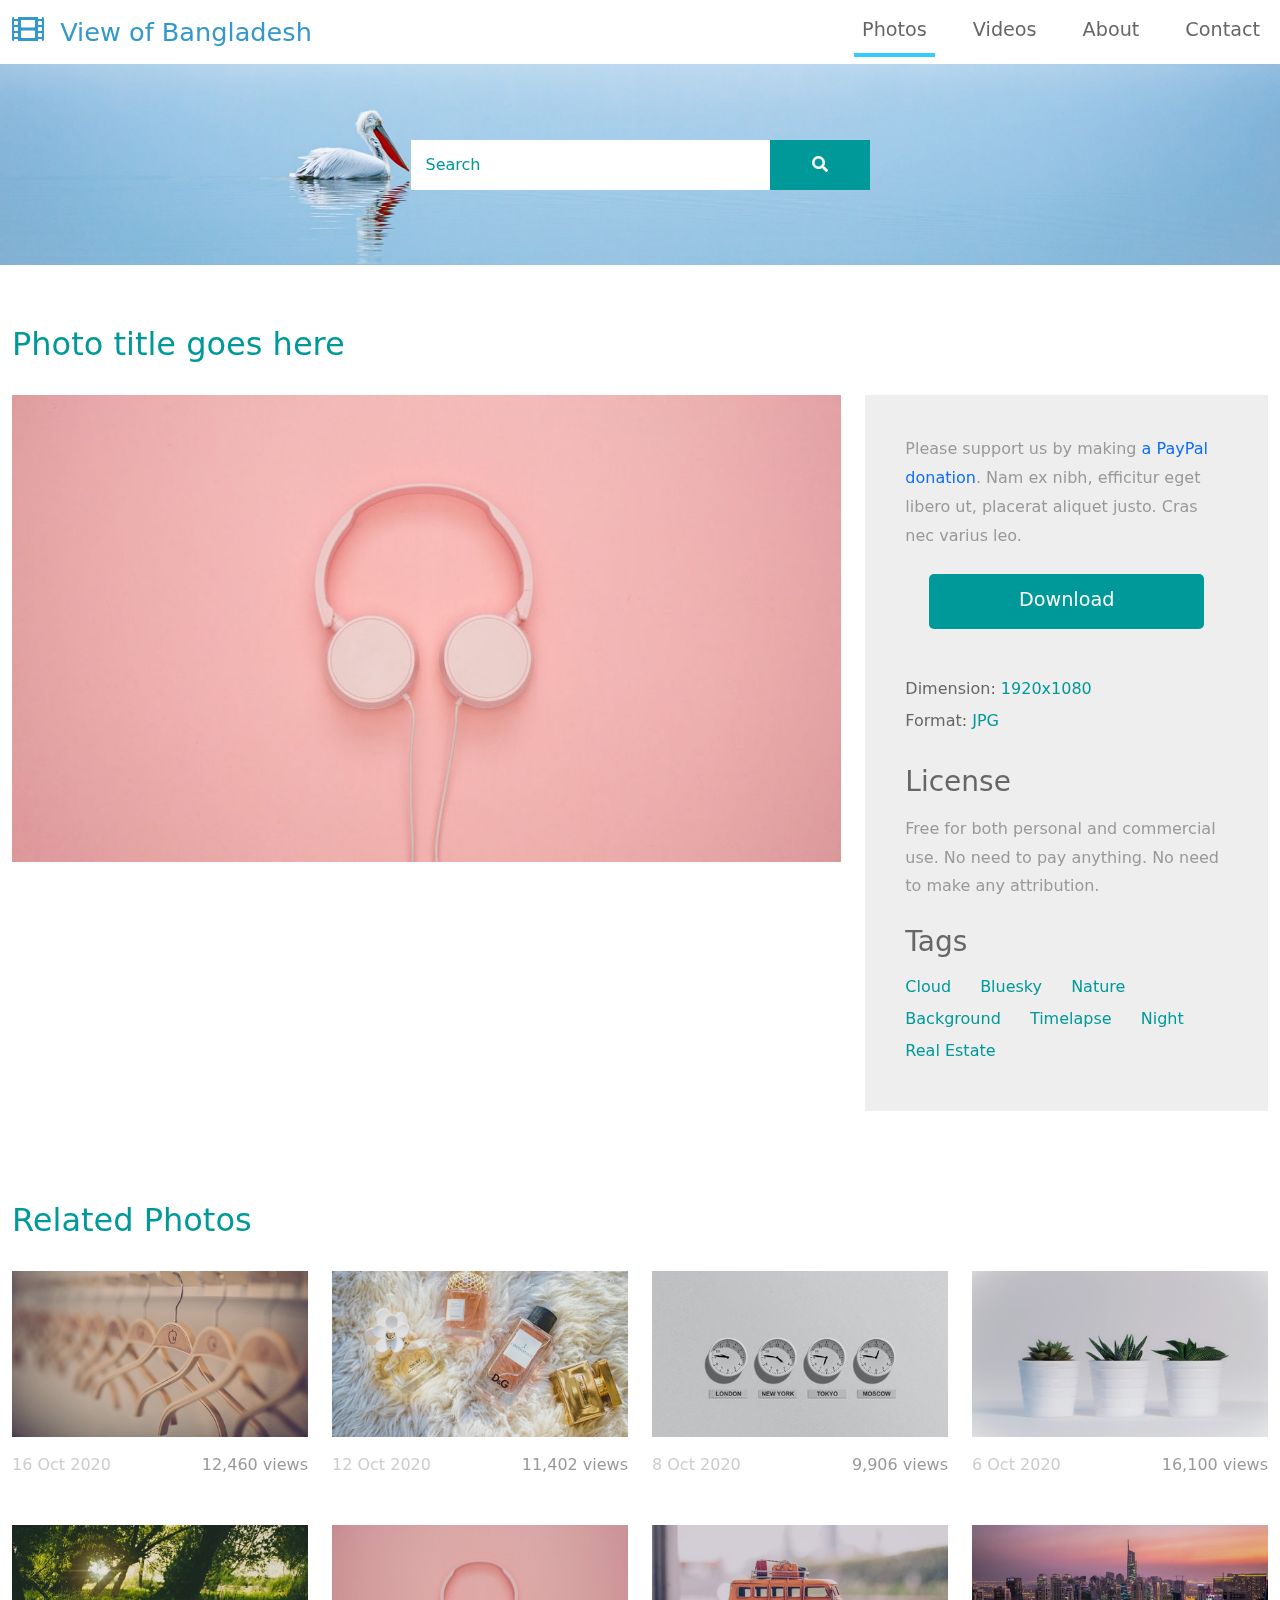
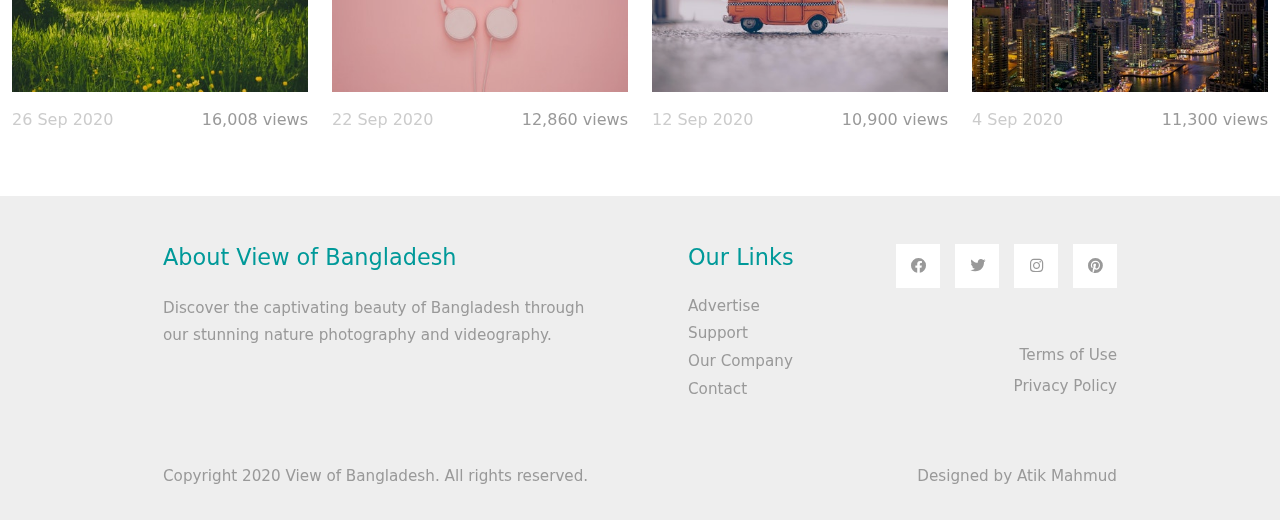
<file: photo-detail.html>
<!DOCTYPE html>
<html lang="en">
<head>
    <meta charset="UTF-8">
    <meta name="viewport" content="width=device-width, initial-scale=1.0">
    <title>Photo Details - View of Bangladesh</title>
    <link rel="stylesheet" href="css/bootstrap.min.css">
    <link rel="stylesheet" href="fontawesome/css/all.min.css">
    <link rel="stylesheet" href="css/templatemo-style.css">
<!--
    
TemplateMo 556 View of Bangladesh

https://templatemo.com/tm-556-View of Bangladesh

-->
</head>
<body>
    <!-- Page Loader -->
    <div id="loader-wrapper">
        <div id="loader"></div>

        <div class="loader-section section-left"></div>
        <div class="loader-section section-right"></div>

    </div>
    <nav class="navbar navbar-expand-lg">
        <div class="container-fluid">
            <a class="navbar-brand" href="index.html">
                <i class="fas fa-film mr-2"></i>
                View of Bangladesh
            </a>
            <button class="navbar-toggler" type="button" data-toggle="collapse" data-target="#navbarSupportedContent" aria-controls="navbarSupportedContent" aria-expanded="false" aria-label="Toggle navigation">
                <i class="fas fa-bars"></i>
            </button>
            <div class="collapse navbar-collapse" id="navbarSupportedContent">
            <ul class="navbar-nav ml-auto mb-2 mb-lg-0">
                <li class="nav-item">
                    <a class="nav-link nav-link-1 active" aria-current="page" href="index.html">Photos</a>
                </li>
                <li class="nav-item">
                    <a class="nav-link nav-link-2" href="videos.html">Videos</a>
                </li>
                <li class="nav-item">
                    <a class="nav-link nav-link-3" href="about.html">About</a>
                </li>
                <li class="nav-item">
                    <a class="nav-link nav-link-4" href="contact.html">Contact</a>
                </li>
            </ul>
            </div>
        </div>
    </nav>

    <div class="tm-hero d-flex justify-content-center align-items-center" data-parallax="scroll" data-image-src="img/hero.jpg">
        <form class="d-flex tm-search-form">
            <input class="form-control tm-search-input" type="search" placeholder="Search" aria-label="Search">
            <button class="btn btn-outline-success tm-search-btn" type="submit">
                <i class="fas fa-search"></i>
            </button>
        </form>
    </div>

    <div class="container-fluid tm-container-content tm-mt-60">
        <div class="row mb-4">
            <h2 class="col-12 tm-text-primary">Photo title goes here</h2>
        </div>
        <div class="row tm-mb-90">            
            <div class="col-xl-8 col-lg-7 col-md-6 col-sm-12">
                <img src="img/img-01-big.jpg" alt="Image" class="img-fluid">
            </div>
            <div class="col-xl-4 col-lg-5 col-md-6 col-sm-12">
                <div class="tm-bg-gray tm-video-details">
                    <p class="mb-4">
                        Please support us by making <a href="https://paypal.me/templatemo" target="_parent" rel="sponsored">a PayPal donation</a>. Nam ex nibh, efficitur eget libero ut, placerat aliquet justo. Cras nec varius leo.
                    </p>
                    <div class="text-center mb-5">
                        <a href="#" class="btn btn-primary tm-btn-big">Download</a>
                    </div>                    
                    <div class="mb-4 d-flex flex-wrap">
                        <div class="mr-4 mb-2">
                            <span class="tm-text-gray-dark">Dimension: </span><span class="tm-text-primary">1920x1080</span>
                        </div>
                        <div class="mr-4 mb-2">
                            <span class="tm-text-gray-dark">Format: </span><span class="tm-text-primary">JPG</span>
                        </div>
                    </div>
                    <div class="mb-4">
                        <h3 class="tm-text-gray-dark mb-3">License</h3>
                        <p>Free for both personal and commercial use. No need to pay anything. No need to make any attribution.</p>
                    </div>
                    <div>
                        <h3 class="tm-text-gray-dark mb-3">Tags</h3>
                        <a href="#" class="tm-text-primary mr-4 mb-2 d-inline-block">Cloud</a>
                        <a href="#" class="tm-text-primary mr-4 mb-2 d-inline-block">Bluesky</a>
                        <a href="#" class="tm-text-primary mr-4 mb-2 d-inline-block">Nature</a>
                        <a href="#" class="tm-text-primary mr-4 mb-2 d-inline-block">Background</a>
                        <a href="#" class="tm-text-primary mr-4 mb-2 d-inline-block">Timelapse</a>
                        <a href="#" class="tm-text-primary mr-4 mb-2 d-inline-block">Night</a>
                        <a href="#" class="tm-text-primary mr-4 mb-2 d-inline-block">Real Estate</a>
                    </div>
                </div>
            </div>
        </div>
        <div class="row mb-4">
            <h2 class="col-12 tm-text-primary">
                Related Photos
            </h2>
        </div>
        <div class="row mb-3 tm-gallery">
            <div class="col-xl-3 col-lg-4 col-md-6 col-sm-6 col-12 mb-5">
                <figure class="effect-ming tm-video-item">
                    <img src="img/img-01.jpg" alt="Image" class="img-fluid">
                    <figcaption class="d-flex align-items-center justify-content-center">
                        <h2>Hangers</h2>
                        <a href="#">View more</a>
                    </figcaption>                    
                </figure>
                <div class="d-flex justify-content-between tm-text-gray">
                    <span class="tm-text-gray-light">16 Oct 2020</span>
                    <span>12,460 views</span>
                </div>
            </div>
            <div class="col-xl-3 col-lg-4 col-md-6 col-sm-6 col-12 mb-5">
                <figure class="effect-ming tm-video-item">
                    <img src="img/img-02.jpg" alt="Image" class="img-fluid">
                    <figcaption class="d-flex align-items-center justify-content-center">
                        <h2>Perfumes</h2>
                        <a href="#">View more</a>
                    </figcaption>                    
                </figure>
                <div class="d-flex justify-content-between tm-text-gray">
                    <span class="tm-text-gray-light">12 Oct 2020</span>
                    <span>11,402 views</span>
                </div>
            </div>
            <div class="col-xl-3 col-lg-4 col-md-6 col-sm-6 col-12 mb-5">
                <figure class="effect-ming tm-video-item">
                    <img src="img/img-03.jpg" alt="Image" class="img-fluid">
                    <figcaption class="d-flex align-items-center justify-content-center">
                        <h2>Clocks</h2>
                        <a href="#">View more</a>
                    </figcaption>                    
                </figure>
                <div class="d-flex justify-content-between tm-text-gray">
                    <span class="tm-text-gray-light">8 Oct 2020</span>
                    <span>9,906 views</span>
                </div>
            </div>
            <div class="col-xl-3 col-lg-4 col-md-6 col-sm-6 col-12 mb-5">
                <figure class="effect-ming tm-video-item">
                    <img src="img/img-04.jpg" alt="Image" class="img-fluid">
                    <figcaption class="d-flex align-items-center justify-content-center">
                        <h2>Plants</h2>
                        <a href="#">View more</a>
                    </figcaption>                    
                </figure>
                <div class="d-flex justify-content-between tm-text-gray">
                    <span class="tm-text-gray-light">6 Oct 2020</span>
                    <span>16,100 views</span>
                </div>
            </div>
            <div class="col-xl-3 col-lg-4 col-md-6 col-sm-6 col-12 mb-5">
                <figure class="effect-ming tm-video-item">
                    <img src="img/img-05.jpg" alt="Image" class="img-fluid">
                    <figcaption class="d-flex align-items-center justify-content-center">
                        <h2>Morning</h2>
                        <a href="#">View more</a>
                    </figcaption>                    
                </figure>
                <div class="d-flex justify-content-between tm-text-gray">
                    <span class="tm-text-gray-light">26 Sep 2020</span>
                    <span>16,008 views</span>
                </div>
            </div>
            <div class="col-xl-3 col-lg-4 col-md-6 col-sm-6 col-12 mb-5">
                <figure class="effect-ming tm-video-item">
                    <img src="img/img-06.jpg" alt="Image" class="img-fluid">
                    <figcaption class="d-flex align-items-center justify-content-center">
                        <h2>Pinky</h2>
                        <a href="#">View more</a>
                    </figcaption>                    
                </figure>
                <div class="d-flex justify-content-between tm-text-gray">
                    <span class="tm-text-gray-light">22 Sep 2020</span>
                    <span>12,860 views</span>
                </div>
            </div>
            <div class="col-xl-3 col-lg-4 col-md-6 col-sm-6 col-12 mb-5">
                <figure class="effect-ming tm-video-item">
                    <img src="img/img-07.jpg" alt="Image" class="img-fluid">
                    <figcaption class="d-flex align-items-center justify-content-center">
                        <h2>Bus</h2>
                        <a href="#">View more</a>
                    </figcaption>                    
                </figure>
                <div class="d-flex justify-content-between tm-text-gray">
                    <span class="tm-text-gray-light">12 Sep 2020</span>
                    <span>10,900 views</span>
                </div>
            </div>
            <div class="col-xl-3 col-lg-4 col-md-6 col-sm-6 col-12 mb-5">
                <figure class="effect-ming tm-video-item">
                    <img src="img/img-08.jpg" alt="Image" class="img-fluid">
                    <figcaption class="d-flex align-items-center justify-content-center">
                        <h2>New York</h2>
                        <a href="#">View more</a>
                    </figcaption>                    
                </figure>
                <div class="d-flex justify-content-between tm-text-gray">
                    <span class="tm-text-gray-light">4 Sep 2020</span>
                    <span>11,300 views</span>
                </div>
            </div>        
        </div> <!-- row -->
    </div> <!-- container-fluid, tm-container-content -->

    <footer class="tm-bg-gray pt-5 pb-3 tm-text-gray tm-footer">
        <div class="container-fluid tm-container-small">
            <div class="row">
                <div class="col-lg-6 col-md-12 col-12 px-5 mb-5">
                    <h3 class="tm-text-primary mb-4 tm-footer-title">About View of Bangladesh</h3>
                    <p>Discover the captivating beauty of Bangladesh through our stunning nature photography and videography.</p>
                </div>
                <div class="col-lg-3 col-md-6 col-sm-6 col-12 px-5 mb-5">
                    <h3 class="tm-text-primary mb-4 tm-footer-title">Our Links</h3>
                    <ul class="tm-footer-links pl-0">
                        <li><a href="#">Advertise</a></li>
                        <li><a href="#">Support</a></li>
                        <li><a href="#">Our Company</a></li>
                        <li><a href="#">Contact</a></li>
                    </ul>
                </div>
                <div class="col-lg-3 col-md-6 col-sm-6 col-12 px-5 mb-5">
                    <ul class="tm-social-links d-flex justify-content-end pl-0 mb-5">
                        <li class="mb-2"><a href="https://facebook.com"><i class="fab fa-facebook"></i></a></li>
                        <li class="mb-2"><a href="https://twitter.com"><i class="fab fa-twitter"></i></a></li>
                        <li class="mb-2"><a href="https://instagram.com"><i class="fab fa-instagram"></i></a></li>
                        <li class="mb-2"><a href="https://pinterest.com"><i class="fab fa-pinterest"></i></a></li>
                    </ul>
                    <a href="#" class="tm-text-gray text-right d-block mb-2">Terms of Use</a>
                    <a href="#" class="tm-text-gray text-right d-block">Privacy Policy</a>
                </div>
            </div>
            <div class="row">
                <div class="col-lg-8 col-md-7 col-12 px-5 mb-3">
                    Copyright 2020 View of Bangladesh. All rights reserved.
                </div>
                <div class="col-lg-4 col-md-5 col-12 px-5 text-right">
                    Designed by <a href="https://atiikmahmud.github.io/" class="tm-text-gray" rel="sponsored" target="_parent">Atik Mahmud</a>
                </div>
            </div>
        </div>
    </footer>
    
    <script src="js/plugins.js"></script>
    <script>
        $(window).on("load", function() {
            $('body').addClass('loaded');
        });
    </script>
</body>
</html>
</file>
<file: css/templatemo-style.css>
/*
    
TemplateMo 556 View of Bangladesh

https://templatemo.com/tm-556-View of Bangladesh

*/

#loader-wrapper {
    position: fixed;
    top: 0;
    left: 0;
    width: 100%;
    height: 100%;
    z-index: 1001;
}
#loader {
    display: block;
    position: relative;
    left: 50%;
    top: 50%;
    width: 150px;
    height: 150px;
    margin: -75px 0 0 -75px;
    border-radius: 50%;
    border: 3px solid transparent;
    border-top-color: #3498db;

    -webkit-animation: spin 2s linear infinite; /* Chrome, Opera 15+, Safari 5+ */
    animation: spin 2s linear infinite; /* Chrome, Firefox 16+, IE 10+, Opera */

    z-index: 1002;
}

    #loader:before {
        content: "";
        position: absolute;
        top: 5px;
        left: 5px;
        right: 5px;
        bottom: 5px;
        border-radius: 50%;
        border: 3px solid transparent;
        border-top-color: #e74c3c;

        -webkit-animation: spin 3s linear infinite; /* Chrome, Opera 15+, Safari 5+ */
        animation: spin 3s linear infinite; /* Chrome, Firefox 16+, IE 10+, Opera */
    }

    #loader:after {
        content: "";
        position: absolute;
        top: 15px;
        left: 15px;
        right: 15px;
        bottom: 15px;
        border-radius: 50%;
        border: 3px solid transparent;
        border-top-color: #f9c922;

        -webkit-animation: spin 1.5s linear infinite; /* Chrome, Opera 15+, Safari 5+ */
          animation: spin 1.5s linear infinite; /* Chrome, Firefox 16+, IE 10+, Opera */
    }

    @-webkit-keyframes spin {
        0%   { 
            -webkit-transform: rotate(0deg);  /* Chrome, Opera 15+, Safari 3.1+ */
            -ms-transform: rotate(0deg);  /* IE 9 */
            transform: rotate(0deg);  /* Firefox 16+, IE 10+, Opera */
        }
        100% {
            -webkit-transform: rotate(360deg);  /* Chrome, Opera 15+, Safari 3.1+ */
            -ms-transform: rotate(360deg);  /* IE 9 */
            transform: rotate(360deg);  /* Firefox 16+, IE 10+, Opera */
        }
    }
    @keyframes spin {
        0%   { 
            -webkit-transform: rotate(0deg);  /* Chrome, Opera 15+, Safari 3.1+ */
            -ms-transform: rotate(0deg);  /* IE 9 */
            transform: rotate(0deg);  /* Firefox 16+, IE 10+, Opera */
        }
        100% {
            -webkit-transform: rotate(360deg);  /* Chrome, Opera 15+, Safari 3.1+ */
            -ms-transform: rotate(360deg);  /* IE 9 */
            transform: rotate(360deg);  /* Firefox 16+, IE 10+, Opera */
        }
    }

    #loader-wrapper .loader-section {
        position: fixed;
        top: 0;
        width: 51%;
        height: 100%;
        background: #222222;
        z-index: 1001;
        -webkit-transform: translateX(0);  /* Chrome, Opera 15+, Safari 3.1+ */
        -ms-transform: translateX(0);  /* IE 9 */
        transform: translateX(0);  /* Firefox 16+, IE 10+, Opera */
    }

    #loader-wrapper .loader-section.section-left {
        left: 0;
    }

    #loader-wrapper .loader-section.section-right {
        right: 0;
    }

    /* Loaded */
    .loaded #loader-wrapper .loader-section.section-left {
        -webkit-transform: translateX(-100%);  /* Chrome, Opera 15+, Safari 3.1+ */
            -ms-transform: translateX(-100%);  /* IE 9 */
                transform: translateX(-100%);  /* Firefox 16+, IE 10+, Opera */

        -webkit-transition: all 0.7s 0.3s cubic-bezier(0.645, 0.045, 0.355, 1.000);  
                transition: all 0.7s 0.3s cubic-bezier(0.645, 0.045, 0.355, 1.000);
    }

    .loaded #loader-wrapper .loader-section.section-right {
        -webkit-transform: translateX(100%);  /* Chrome, Opera 15+, Safari 3.1+ */
            -ms-transform: translateX(100%);  /* IE 9 */
                transform: translateX(100%);  /* Firefox 16+, IE 10+, Opera */

-webkit-transition: all 0.7s 0.3s cubic-bezier(0.645, 0.045, 0.355, 1.000);  
        transition: all 0.7s 0.3s cubic-bezier(0.645, 0.045, 0.355, 1.000);
    }
    
    .loaded #loader {
        opacity: 0;
        -webkit-transition: all 0.3s ease-out;  
                transition: all 0.3s ease-out;
    }
    .loaded #loader-wrapper {
        visibility: hidden;

        -webkit-transform: translateY(-100%);  /* Chrome, Opera 15+, Safari 3.1+ */
            -ms-transform: translateY(-100%);  /* IE 9 */
                transform: translateY(-100%);  /* Firefox 16+, IE 10+, Opera */

        -webkit-transition: all 0.3s 1s ease-out;  
                transition: all 0.3s 1s ease-out;
    }

p { line-height: 1.8; }

a { 
    text-decoration: none;
    transition: all 0.3s ease; 
}
a:hover { color:#009999; }
.container-fluid { max-width: 1770px; }
.tm-container-small { max-width: 1050px; }
.btn { border-radius: 0; }
.btn-primary {
    background-color: #009999;
    border: 0;
    border-radius: 5px;
    padding: 12px 50px 14px;
    font-size: 1.2rem;
}

.btn-primary:hover,
.btn-primary:focus {
    background-color:#086969;
}

.btn-primary.disabled, 
.btn-primary:disabled {
    background-color: #009999;
    pointer-events: all;
    cursor: not-allowed;
}

.form-control {
	padding: 10px 20px;
	width: 100%;
	height: auto;
}

.form-group { margin-bottom: 25px; }
.tm-btn-big { padding: 12px 90px 14px; }

.navbar-toggler:focus { box-shadow: none; }
.navbar-brand {
    color: #3399CC;
    font-size: 1.6rem;
}

.navbar-brand i { font-size: 2rem; }

.tm-hero {
    min-height: 200px;
    background: transparent;
}

.tm-mt-60 { margin-top: 60px; }
.tm-mb-50 { margin-bottom: 50px; }
.tm-mb-74 { margin-bottom: 74px; }
.tm-mb-90 { margin-bottom: 90px; }
.tm-text-primary { color: #009999; }
.tm-text-secondary { color: #CC6699; }
a.tm-text-primary:hover { color:#666666; }
.tm-bg-gray { background-color: #EEEEEE; }
.tm-input-paging {
    width: 40px;
    border-radius: 0;
    border: 1px solid #CCCCCC;
    background: #f4f4f4;
    text-align: center;
}

.nav-item { margin-right: 30px; }
.nav-item:last-child { margin-right: 0; }

.nav-link {
    color: #666666;
    border-bottom: 4px solid transparent;
    font-size: 1.2rem;
}

.nav-link-1.active,
.nav-link-1:hover {
    border-color: #33CCFF;
}

.nav-link-2.active,
.nav-link-2:hover {
    border-color: #FF6666;
}

.nav-link-3.active,
.nav-link-3:hover {
    border-color: #33CC66;
}

.nav-link-4.active,
.nav-link-4:hover {
    border-color: #CC66CC;
}

.tm-search-input {
    width: 360px;
    border-radius: 0;
    padding: 12px 15px;
    color: #009999;
    border: none;
}

.tm-search-input:focus {
    border-color: #009999;
    box-shadow: 0 0 0 0.25rem rgb(0 153 153 / 0.25);
}

.tm-search-input::placeholder { /* Chrome, Firefox, Opera, Safari 10.1+ */
    color: #009999;
    opacity: 1; /* Firefox */
}
  
.tm-search-input::-ms-input-placeholder { /* Microsoft Edge */
    color: #009999;
}

.tm-search-btn {
    color: white;
    background-color: #009999;
    border: none;
    width: 100px;
    height: 50px;
    margin-left: -1px;
}

p, .tm-text-gray { color: #999; }
.tm-text-gray-light { color: #CCC; }
.tm-text-gray-dark { color: #666; }

.tm-video-item {
    position: relative;
    overflow: hidden;
    text-align: center;
    cursor: pointer;
}

.tm-video-item img {
    position: relative;
    display: block;
    min-height: 100%;
    max-width: 100%;
    opacity: 0.8;
}

.tm-video-item figcaption {
    padding: 2em;
    color: #fff;
    text-transform: uppercase;
    font-size: 1.25em;
    -webkit-backface-visibility: hidden;
	backface-visibility: hidden;
}

.tm-video-item figcaption::before,
.tm-video-item figcaption::after {
    pointer-events: none;
}

.tm-video-item figcaption,
.tm-video-item figcaption > a {
    position: absolute;
    top: 0;
    left: 0;
    width: 100%;
    height: 100%;
}

.tm-video-item figcaption > a {
	z-index: 1000;
	text-indent: 200%;
	white-space: nowrap;
	font-size: 0;
	opacity: 0;
}

.tm-video-item h2 {
    word-spacing: -0.15em;
    font-weight: 300;
}

.tm-video-item h2,
.tm-video-item p {
    margin: 0;
}

.tm-video-item p {
    letter-spacing: 1px;
    font-size: 68.5%;
}

.tm-gallery div.d-block { animation: show .5s ease; }

@keyframes show {
    0% {
    	opacity: 0;
    	transform: scale(0.9);
    }
    100% {
    	opacity: 1;
    	transform: scale(1);
    }
}

.tm-paging-link {
    display: flex;
    justify-content: center;
    align-items: center;
    width: 60px;
    height: 60px;
    font-size: 1.1rem;
    color: #999;
    background-color: #EEEEEE;
    margin: 10px;
    border-radius: 5px;
    text-decoration: none;
    transition: all 0.3s ease;
}

.tm-paging-link:hover,
.tm-paging-link.active {
    background-color: #009999;
    color: #fff; 
}

/*---------------*/
/***** Ming *****/
/*---------------*/

figure.effect-ming {
	background: #030c17;
}

figure.effect-ming img {
	opacity: 0.9;
	-webkit-transition: opacity 0.35s;
	transition: opacity 0.35s;
}

figure.effect-ming figcaption::before {
	position: absolute;
	top: 30px;
	right: 30px;
	bottom: 30px;
	left: 30px;
	border: 2px solid #fff;
	box-shadow: 0 0 0 30px rgba(255,255,255,0.2);
	content: '';
	opacity: 0;
	-webkit-transition: opacity 0.35s, -webkit-transform 0.35s;
	transition: opacity 0.35s, transform 0.35s;
	-webkit-transform: scale3d(1.4,1.4,1);
	transform: scale3d(1.4,1.4,1);
}

figure.effect-ming h2 {
    font-size: 1.3em;
	opacity: 0;
	-webkit-transition: opacity 0.35s, -webkit-transform 0.35s;
	transition: opacity 0.35s, transform 0.35s;
	-webkit-transform: scale(1.5);
	transform: scale(1.5);
}

figure.effect-ming:hover figcaption::before,
figure.effect-ming:hover h2 {
	opacity: 1;
	-webkit-transform: scale3d(1,1,1);
	transform: scale3d(1,1,1);
}

figure.effect-ming:hover figcaption { background-color: rgba(58,52,42,0); }
figure.effect-ming:hover img { opacity: 0.4; }

.tm-footer-links li {
    list-style: none;
    margin-bottom: 5px;    
}

.tm-footer-links li a { color: #999999; }
.tm-footer-links li a:hover { color: #009999; }

.tm-social-links li {
    list-style: none;
    margin-right: 15px;
}

.tm-social-links li:last-child { margin-right: 0; }

.tm-social-links li a  {
    color: #999999;
    width: 44px;
    height: 44px;
    display: flex;
    background-color: #fff;
    align-items: center;
    justify-content: center;
}

.tm-social-links li a:hover {
    color: #fff;
    background-color: #009999;
}

.tm-footer { font-size: 0.95rem; }
.tm-footer-title { font-size: 1.4rem; }

/* Videos */
#tm-video-container {
    max-height: 400px;
    overflow: hidden;
    background-color: #333;
    margin-bottom: 90px;
    position: relative;
}

#tm-video {
    display: block;
    width: 100%;
    height: auto;
}

#tm-video-control-button {
    position: absolute;
    bottom: 20px;
    right: 20px;
    z-index: 1000;
    color: #e1e1e1;
}

.tm-video-details {
    height: 100%;
    padding: 40px;
}

/* About */
.tm-row-1640 { max-width: 1640px; }
.tm-about-2-col { max-width: 716px; }
.tm-about-3-col { max-width: 540px; }

.tm-about-2-col,
.tm-about-3-col {
    margin-bottom: 50px;
}

.tm-about-icon-container {
    width: 150px;
    height: 150px;
    border: 1px solid #009999;
    display: flex;
    align-items: center;
    justify-content: center;
}

.tm-about-img-text { max-width: 940px; }

/* Contact */
select.form-control { border-radius: 0; }
select.form-control option { height: 30px; }

select:not([multiple]) {
    -webkit-appearance: none;
    -moz-appearance: none;
    background-position: right 15px center;
    background-repeat: no-repeat;
    background-image: url(../img/select-arrow.png);
    padding: 14px 20px;
    padding-right: 20px;
    color: #666;
}

.mapouter{
    position:relative;
    height:480px;
    width:100%;
    max-width: 480px;
}

.gmap-canvas {
    overflow:hidden;
    background:none!important;
    height:480px;
    width:100%;
}

.tm-contact-form { max-width: 420px; }
.tm-address-col { max-width: 520px; }
.tm-contacts { padding-left: 0; }

.tm-contacts li {
    list-style: none;
    margin-bottom: 20px;
}

.tm-contacts li a i { width: 30px; }
.tm-social { display: flex; }

.tm-social li {
    list-style: none;
    margin-bottom: 20px;
    margin-right: 15px;
}

.tm-social li a i {
    width: 40px;
    height: 40px;
    color: #666666;
    background-color: #EEEEEE;
    display: flex;
    align-items: center;
    justify-content: center;
    transition: all 0.3s ease;
}

.tm-social li a:hover i {
    color: #fff;
    background-color: #009999;
}

.form-control,
input:-internal-autofill-selected,
select:not([multiple]) {
    color: #009999 !important;
}

.form-control::placeholder { /* Chrome, Firefox, Opera, Safari 10.1+ */
    color:  #009999;
    opacity: 1; /* Firefox */
}

@media (max-width: 991px) {
    .navbar-collapse {
        position: fixed;
        top: 50px;
        right: 0px;
        background: white;
        width: 150px;
        padding: 15px;
    }

    .tm-container-content { max-width: 870px; }
    .tm-contact-form, .tm-address-col, .mapouter { max-width: 100%; }
    .tm-people-row { max-width: 900px; }
}

@media (max-width: 767px) {
    .tm-paging-col { flex-direction: column; }
    .tm-paging { flex-wrap: wrap; }
    .tm-about-img-text { max-width: 640px; }
    .tm-about-2-col, .tm-about-3-col { margin-bottom: 50px; }
}

@media (max-width: 575px) {
    .tm-container-content { max-width: 420px; }

    .tm-search-form {
        padding-left: 15px;
        padding-right: 15px;
        width: 100%;
        justify-content: center;
    }

    .tm-search-input {
        width: 100%;
        max-width: 360px;
    }

    .tm-people-row { max-width: 420px; }
}

@media (max-width: 400px) {
    .tm-btn-big { padding: 12px 50px 14px; }
}

@media (max-width: 334px) {
    .tm-social-links {
        flex-wrap: wrap;
        justify-content: start !important;
    }

    .tm-social-links li { margin-right: 3px; }
}
</file>
